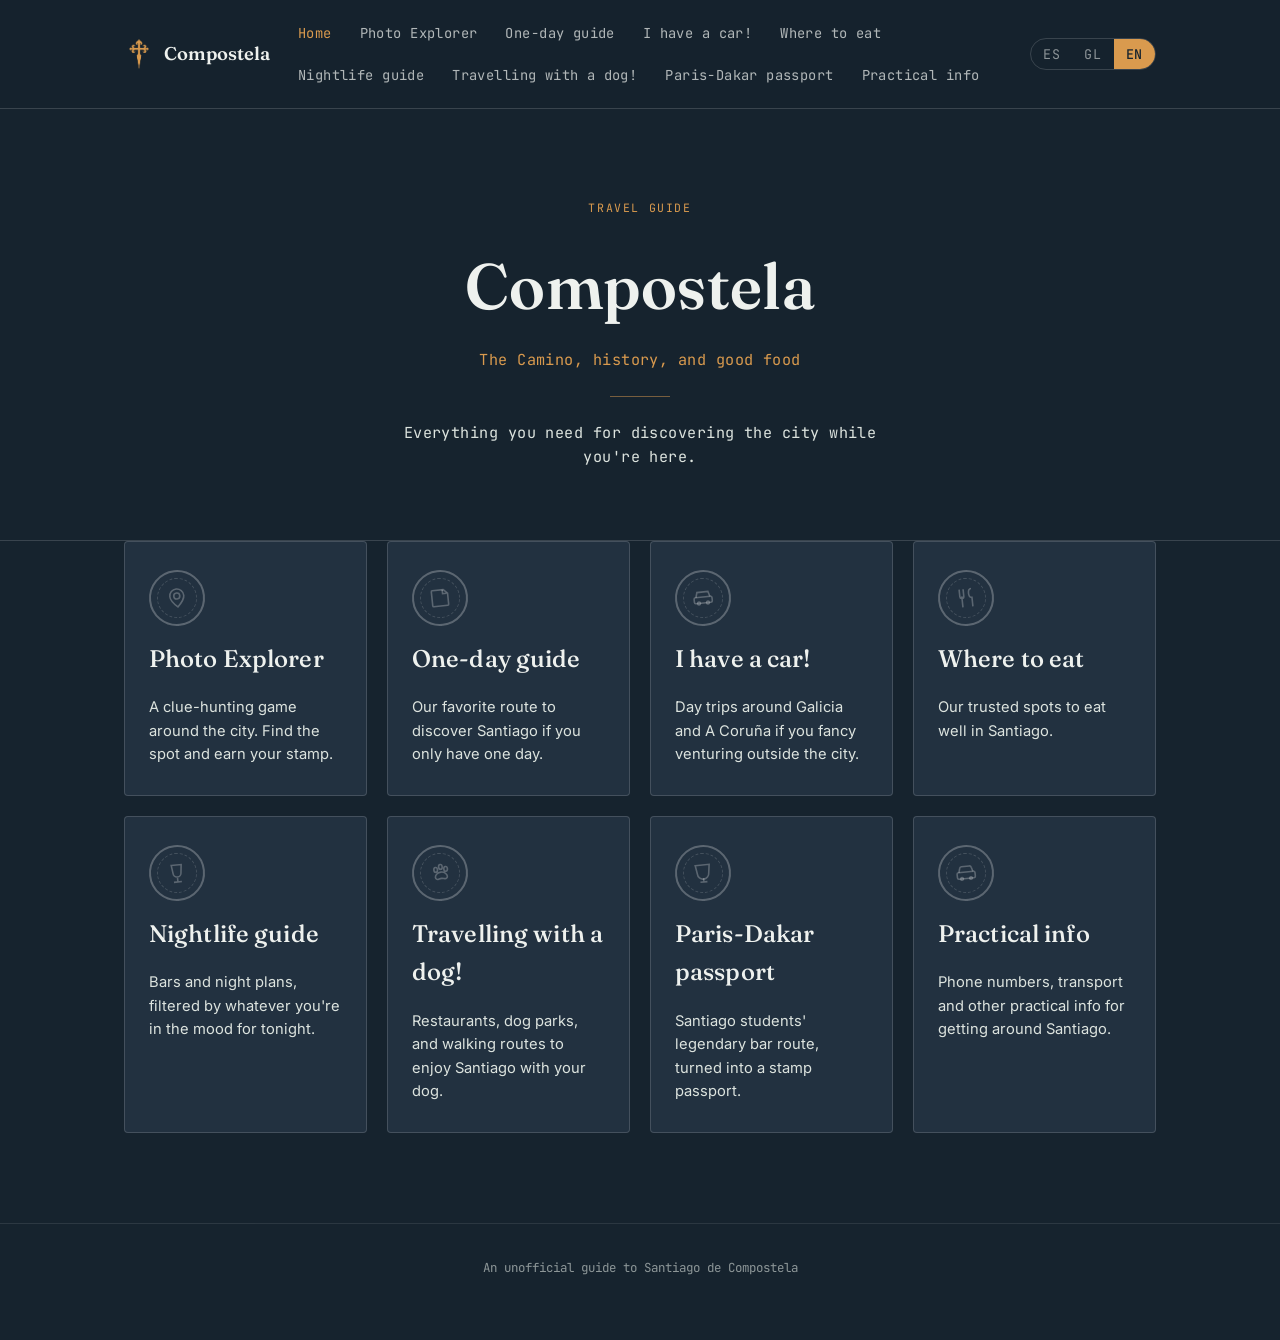
<file: index.html>
<!DOCTYPE html>
<html lang="es">
<head>
<meta charset="UTF-8">
<meta name="viewport" content="width=device-width, initial-scale=1.0">
<title>Compostela — Guía no oficial de Santiago de Compostela</title>
<link rel="icon" type="image/x-icon" href="images/favicon/favicon.ico">
<link rel="icon" type="image/png" sizes="32x32" href="images/favicon/favicon-32.png">
<link rel="icon" type="image/png" sizes="192x192" href="images/favicon/favicon-192.png">
<link rel="apple-touch-icon" sizes="180x180" href="images/favicon/apple-touch-icon.png">

<meta property="og:type" content="website">
<meta property="og:title" content="Compostela — Guía no oficial de Santiago de Compostela">
<meta property="og:description" content="Guías, un juego de pistas por la ciudad, dónde comer y salir, y mucho más para descubrir Santiago de Compostela.">
<meta property="og:image" content="images/social-preview.png">

<meta name="twitter:card" content="summary_large_image">
<meta name="twitter:image" content="images/social-preview.png">
<!-- Analítica anónima y agregada (sin cookies, sin identificar a nadie). Panel: cloud.umami.is -->
<script defer src="https://cloud.umami.is/script.js" data-website-id="01a8e9a5-37d9-45f7-b84c-47a6871a5ffc"></script>
<link rel="stylesheet" href="css/style.css">
</head>
<body>

<nav class="topnav">
  <div class="topnav-inner">
    <a href="index.html" class="brand">
      <span class="stamp-icon">
        <img src="images/favicon/nav-cross.png" alt="" style="width:100%;height:100%;object-fit:contain;">
      </span>
      Compostela
    </a>
    <button class="nav-toggle" id="nav-toggle" aria-label="Menu" aria-expanded="false">
      <svg class="icon-menu" viewBox="0 0 24 24" stroke="currentColor" stroke-width="1.8" fill="none" stroke-linecap="round"><line x1="3" y1="6" x2="21" y2="6"/><line x1="3" y1="12" x2="21" y2="12"/><line x1="3" y1="18" x2="21" y2="18"/></svg>
      <svg class="icon-close" viewBox="0 0 24 24" stroke="currentColor" stroke-width="1.8" fill="none" stroke-linecap="round"><line x1="6" y1="6" x2="18" y2="18"/><line x1="6" y1="18" x2="18" y2="6"/></svg>
    </button>
    <div class="nav-links" id="nav-links">
      <a href="index.html" class="active" data-i18n="nav_home">Inicio</a>
      <a href="foto-explorer.html" data-i18n="nav_photo">Foto Explorer</a>
      <a href="que-ver.html" data-i18n="nav_ver">Qué ver en un día</a>
      <a href="tengo-coche.html" data-i18n="nav_coche">¡Tengo coche!</a>
      <a href="comer.html" data-i18n="nav_comer">Dónde comer</a>
      <a href="salir.html" data-i18n="nav_salir">¿Por dónde salir?</a>
      <a href="voy-con-un-perro.html" data-i18n="nav_perro">¡Voy con un perro!</a>
      <a href="fiestas.html" data-i18n="nav_fiestas">Fiestas del Apóstol</a>
      <a href="paris-dakar.html" data-i18n="nav_parisdakar">Pasaporte París-Dakar</a>
      <a href="datos-interes.html" data-i18n="nav_datos">Datos de interés</a>
    </div>
    <div class="lang-toggle">
      <button data-lang-btn="es">ES</button>
      <button data-lang-btn="gl">GL</button>
      <button data-lang-btn="en">EN</button>
    </div>
  </div>
</nav>

<header class="hero">
  <div class="container">
    <span class="eyebrow" data-i18n="hero_eyebrow">Guía de viaje</span>
    <h1>Compostela</h1>
    <p class="hero-sub" style="font-family:var(--font-mono);color:var(--gold);margin-bottom:6px;" data-i18n="hero_date">Santiago de Compostela</p>
    <div class="divider"></div>
    <p class="hero-sub" data-i18n="hero_sub">Todo lo que necesitas para descubrir la ciudad a tu ritmo: juegos, rutas, dónde comer y salir, y mucho más.</p>
  </div>
</header>

<section class="section-nav-grid">
  <a href="foto-explorer.html" class="section-nav-card">
    <span class="stamp stamp-locked">
      <svg viewBox="0 0 24 24" stroke-width="1.6"><circle cx="12" cy="10" r="3"/><path d="M12 21s7-6.5 7-11a7 7 0 10-14 0c0 4.5 7 11 7 11z"/></svg>
    </span>
    <h3 data-i18n="home_photo_title">Foto Explorer</h3>
    <p data-i18n="home_photo_desc">Un juego de pistas por la ciudad. Encuentra el lugar y consigue tu sello.</p>
  </a>

  <a href="que-ver.html" class="section-nav-card">
    <span class="stamp stamp-locked">
      <svg viewBox="0 0 24 24" stroke-width="1.6"><path d="M4 19V5a1 1 0 011-1h11l4 4v11a1 1 0 01-1 1H5a1 1 0 01-1-1z"/><path d="M15 4v4h4"/></svg>
    </span>
    <h3 data-i18n="home_ver_title">Qué ver en un día</h3>
    <p data-i18n="home_ver_desc">Nuestra ruta favorita para descubrir Santiago si solo tienes un día.</p>
  </a>

  <a href="tengo-coche.html" class="section-nav-card">
    <span class="stamp stamp-locked">
      <svg viewBox="0 0 24 24" stroke-width="1.6"><path d="M5 11l1.5-5h11L19 11"/><rect x="3" y="11" width="18" height="6" rx="1.5"/><circle cx="7.5" cy="17" r="1.4"/><circle cx="16.5" cy="17" r="1.4"/></svg>
    </span>
    <h3 data-i18n="home_coche_title">¡Tengo coche!</h3>
    <p data-i18n="home_coche_desc">Escapadas por Galicia y A Coruña si te quieres alejar un poco de la ciudad.</p>
  </a>

  <a href="comer.html" class="section-nav-card">
    <span class="stamp stamp-locked">
      <svg viewBox="0 0 24 24" stroke-width="1.6"><path d="M6 3v7a2 2 0 004 0V3M8 10v11"/><path d="M18 3c-1.6 0-3 1.6-3 4.5S16.4 12 18 12v9"/></svg>
    </span>
    <h3 data-i18n="home_comer_title">Dónde comer</h3>
    <p data-i18n="home_comer_desc">Nuestros sitios de confianza para comer bien en Santiago.</p>
  </a>

  <a href="salir.html" class="section-nav-card">
    <span class="stamp stamp-locked">
      <svg viewBox="0 0 24 24" stroke-width="1.6"><path d="M8 21h8M12 17v4M7 4h10l-1 8a4 4 0 01-8 0L7 4z"/></svg>
    </span>
    <h3 data-i18n="home_salir_title">¿Por dónde salir?</h3>
    <p data-i18n="home_salir_desc">Bares y planes nocturnos, filtrados por lo que te apetezca esta noche.</p>
  </a>

  <a href="voy-con-un-perro.html" class="section-nav-card">
    <span class="stamp stamp-locked">
      <svg viewBox="0 0 24 24" stroke-width="1.6" fill="currentColor" stroke="none"><ellipse cx="8" cy="8.5" rx="1.8" ry="2.4"/><ellipse cx="13" cy="6" rx="1.8" ry="2.4"/><ellipse cx="18" cy="8.5" rx="1.8" ry="2.4"/><path d="M13 11.2c-3.3 0-6 2.3-6 4.7 0 1.5 1.3 2.6 2.9 2.2 1-.25 2-.6 3.1-.6s2.1.35 3.1.6c1.6.4 2.9-.7 2.9-2.2 0-2.4-2.7-4.7-6-4.7z"/></svg>
    </span>
    <h3 data-i18n="home_perro_title">¡Voy con un perro!</h3>
    <p data-i18n="home_perro_desc">Restaurantes, parques caninos y rutas de paseo para disfrutar de Santiago con tu perro.</p>
  </a>

  <a href="fiestas.html" class="section-nav-card" id="fiestas-nav-card">
    <span class="stamp stamp-locked">
      <svg viewBox="0 0 24 24" stroke-width="1.6"><path d="M12 3v4M6.5 6.5l2 2M17.5 6.5l-2 2M4 14l3.2-.6M20 14l-3.2-.6"/><path d="M12 10v4M9.5 12.3l1.5 1.7 1.5-1.7"/><path d="M6 20c1.7-1.3 3.7-1.3 6 0s4.3 1.3 6 0"/></svg>
    </span>
    <h3 data-i18n="home_fiestas_title">Fiestas del Apóstol</h3>
    <p data-i18n="home_fiestas_desc">El programa oficial de las fiestas patronales, del 22 al 31 de julio.</p>
  </a>

  <a href="paris-dakar.html" class="section-nav-card">
    <span class="stamp stamp-locked">
      <svg viewBox="0 0 24 24" stroke-width="1.6"><path d="M5 4h14l-1.3 8.5a5.7 5.7 0 01-11.4 0L5 4z"/><path d="M12 17v4M8.5 21h7"/></svg>
    </span>
    <h3 data-i18n="home_parisdakar_title">Pasaporte París-Dakar</h3>
    <p data-i18n="home_parisdakar_desc">La mítica ruta de bares de los estudiantes compostelanos, convertida en pasaporte de sellos.</p>
  </a>

  <a href="datos-interes.html" class="section-nav-card">
    <span class="stamp stamp-locked">
      <svg viewBox="0 0 24 24" stroke-width="1.6"><path d="M5 11l1.2-4.2A2 2 0 018.1 5.3h7.8a2 2 0 011.9 1.5L19 11"/><rect x="3" y="11" width="18" height="6.5" rx="1.5"/><circle cx="7.5" cy="17.5" r="1.3"/><circle cx="16.5" cy="17.5" r="1.3"/></svg>
    </span>
    <h3 data-i18n="home_datos_title">Datos de interés</h3>
    <p data-i18n="home_datos_desc">Teléfonos, transporte y otra información práctica para el día a día en Santiago.</p>
  </a>
</section>

<footer class="site-footer">
  <p data-i18n="footer_text">Guía no oficial de Santiago de Compostela</p>
</footer>

<script src="js/i18n.js"></script>
<script src="js/data.js"></script>
<script>
  document.addEventListener("DOMContentLoaded", () => {
    const card = document.getElementById("fiestas-nav-card");
    if (!card || typeof FIESTAS_ITEMS === "undefined") return;
    const now = new Date();
    const todayIso = `${now.getFullYear()}-${String(now.getMonth() + 1).padStart(2, "0")}-${String(now.getDate()).padStart(2, "0")}`;
    const anyUpcoming = FIESTAS_ITEMS.some((item) => !item.isoDate || item.isoDate >= todayIso);
    if (!anyUpcoming) card.style.display = "none";
  });
</script>
</body>
</html>
</file>
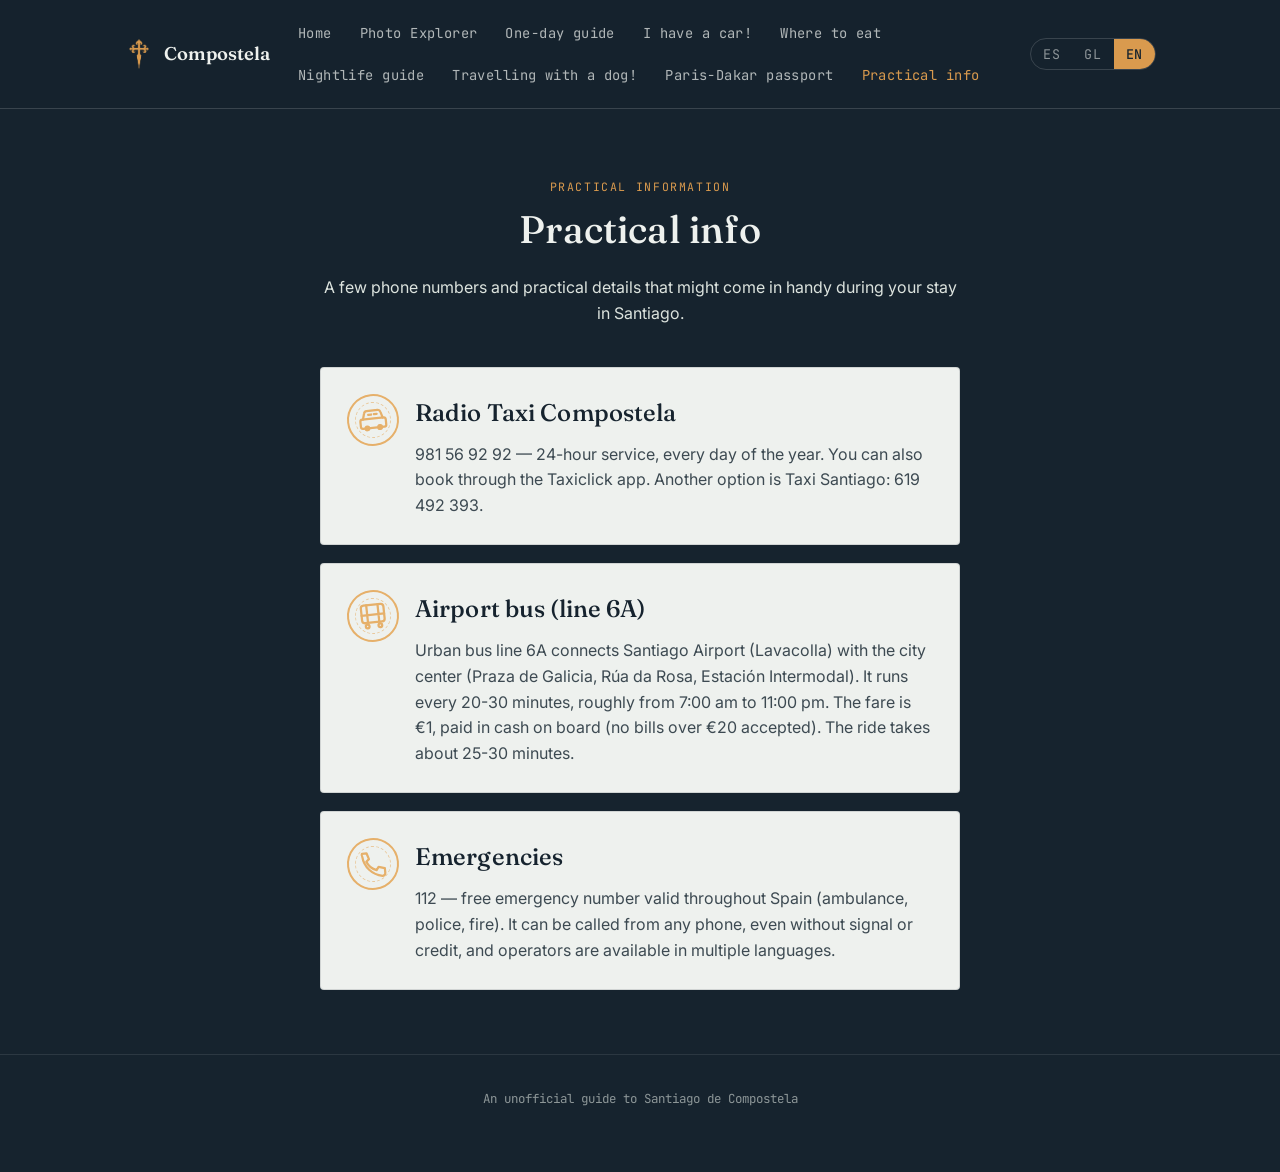
<file: datos-interes.html>
<!DOCTYPE html>
<html lang="es">
<head>
<meta charset="UTF-8">
<meta name="viewport" content="width=device-width, initial-scale=1.0">
<title>Datos de interés — Guía de Santiago de Compostela</title>
<link rel="icon" type="image/x-icon" href="images/favicon/favicon.ico">
<link rel="icon" type="image/png" sizes="32x32" href="images/favicon/favicon-32.png">
<link rel="icon" type="image/png" sizes="192x192" href="images/favicon/favicon-192.png">
<link rel="apple-touch-icon" sizes="180x180" href="images/favicon/apple-touch-icon.png">

<meta property="og:type" content="website">
<meta property="og:title" content="Compostela — Guía no oficial de Santiago de Compostela">
<meta property="og:description" content="Guías, un juego de pistas por la ciudad, dónde comer y salir, y mucho más para descubrir Santiago de Compostela.">
<meta property="og:image" content="images/social-preview.png">

<meta name="twitter:card" content="summary_large_image">
<meta name="twitter:image" content="images/social-preview.png">
<!-- Analítica anónima y agregada (sin cookies, sin identificar a nadie). Panel: cloud.umami.is -->
<script defer src="https://cloud.umami.is/script.js" data-website-id="01a8e9a5-37d9-45f7-b84c-47a6871a5ffc"></script>
<link rel="stylesheet" href="css/style.css">
</head>
<body>

<nav class="topnav">
  <div class="topnav-inner">
    <a href="index.html" class="brand">
      <span class="stamp-icon">
        <img src="images/favicon/nav-cross.png" alt="" style="width:100%;height:100%;object-fit:contain;">
      </span>
      Compostela
    </a>
    <button class="nav-toggle" id="nav-toggle" aria-label="Menu" aria-expanded="false">
      <svg class="icon-menu" viewBox="0 0 24 24" stroke="currentColor" stroke-width="1.8" fill="none" stroke-linecap="round"><line x1="3" y1="6" x2="21" y2="6"/><line x1="3" y1="12" x2="21" y2="12"/><line x1="3" y1="18" x2="21" y2="18"/></svg>
      <svg class="icon-close" viewBox="0 0 24 24" stroke="currentColor" stroke-width="1.8" fill="none" stroke-linecap="round"><line x1="6" y1="6" x2="18" y2="18"/><line x1="6" y1="18" x2="18" y2="6"/></svg>
    </button>
    <div class="nav-links" id="nav-links">
      <a href="index.html" data-i18n="nav_home">Inicio</a>
      <a href="foto-explorer.html" data-i18n="nav_photo">Foto Explorer</a>
      <a href="que-ver.html" data-i18n="nav_ver">Qué ver en un día</a>
      <a href="tengo-coche.html" data-i18n="nav_coche">¡Tengo coche!</a>
      <a href="comer.html" data-i18n="nav_comer">Dónde comer</a>
      <a href="salir.html" data-i18n="nav_salir">¿Por dónde salir?</a>
      <a href="voy-con-un-perro.html" data-i18n="nav_perro">¡Voy con un perro!</a>
      <a href="fiestas.html" data-i18n="nav_fiestas">Fiestas del Apóstol</a>
      <a href="paris-dakar.html" data-i18n="nav_parisdakar">Pasaporte París-Dakar</a>
      <a href="datos-interes.html" class="active" data-i18n="nav_datos">Datos de interés</a>
    </div>
    <div class="lang-toggle">
      <button data-lang-btn="es">ES</button>
      <button data-lang-btn="gl">GL</button>
      <button data-lang-btn="en">EN</button>
    </div>
  </div>
</nav>

<section class="section">
  <div class="section-head">
    <span class="eyebrow" data-i18n="eyebrow_datos">Datos de interés</span>
    <h2 data-i18n="page_datos_title">Datos de interés</h2>
    <p data-i18n="page_datos_sub">Algunos teléfonos y datos prácticos que pueden venir bien durante vuestra estancia en Santiago.</p>
  </div>

  <div class="container">
    <div style="max-width:640px;margin:0 auto;display:flex;flex-direction:column;gap:18px;" id="datos-interes-list"></div>
  </div>
</section>

<footer class="site-footer">
  <p data-i18n="footer_text">Guía no oficial de Santiago de Compostela</p>
</footer>

<script src="js/i18n.js"></script>
<script src="js/data.js"></script>
<script src="js/icons.js"></script>
<script src="js/main.js"></script>
</body>
</html>
</file>
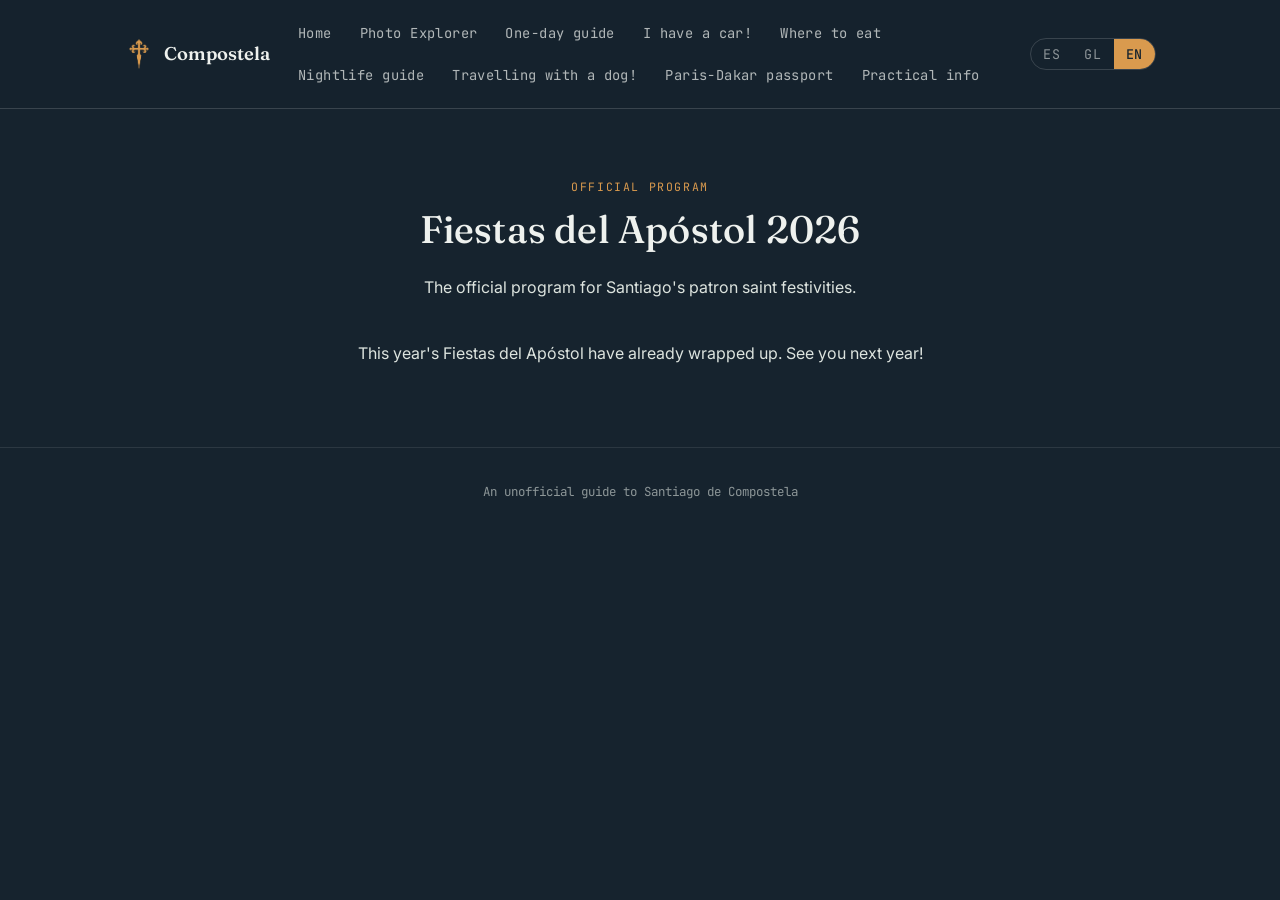
<file: fiestas.html>
<!DOCTYPE html>
<html lang="es">
<head>
<meta charset="UTF-8">
<meta name="viewport" content="width=device-width, initial-scale=1.0">
<title>Fiestas del Apóstol — Guía de Santiago de Compostela</title>
<link rel="icon" type="image/x-icon" href="images/favicon/favicon.ico">
<link rel="icon" type="image/png" sizes="32x32" href="images/favicon/favicon-32.png">
<link rel="icon" type="image/png" sizes="192x192" href="images/favicon/favicon-192.png">
<link rel="apple-touch-icon" sizes="180x180" href="images/favicon/apple-touch-icon.png">

<meta property="og:type" content="website">
<meta property="og:title" content="Compostela — Guía no oficial de Santiago de Compostela">
<meta property="og:description" content="Guías, un juego de pistas por la ciudad, dónde comer y salir, y mucho más para descubrir Santiago de Compostela.">
<meta property="og:image" content="images/social-preview.png">

<meta name="twitter:card" content="summary_large_image">
<meta name="twitter:image" content="images/social-preview.png">
<!-- Analítica anónima y agregada (sin cookies, sin identificar a nadie). Panel: cloud.umami.is -->
<script defer src="https://cloud.umami.is/script.js" data-website-id="01a8e9a5-37d9-45f7-b84c-47a6871a5ffc"></script>
<link rel="stylesheet" href="css/style.css">
</head>
<body>

<nav class="topnav">
  <div class="topnav-inner">
    <a href="index.html" class="brand">
      <span class="stamp-icon">
        <img src="images/favicon/nav-cross.png" alt="" style="width:100%;height:100%;object-fit:contain;">
      </span>
      Compostela
    </a>
    <button class="nav-toggle" id="nav-toggle" aria-label="Menu" aria-expanded="false">
      <svg class="icon-menu" viewBox="0 0 24 24" stroke="currentColor" stroke-width="1.8" fill="none" stroke-linecap="round"><line x1="3" y1="6" x2="21" y2="6"/><line x1="3" y1="12" x2="21" y2="12"/><line x1="3" y1="18" x2="21" y2="18"/></svg>
      <svg class="icon-close" viewBox="0 0 24 24" stroke="currentColor" stroke-width="1.8" fill="none" stroke-linecap="round"><line x1="6" y1="6" x2="18" y2="18"/><line x1="6" y1="18" x2="18" y2="6"/></svg>
    </button>
    <div class="nav-links" id="nav-links">
      <a href="index.html" data-i18n="nav_home">Inicio</a>
      <a href="foto-explorer.html" data-i18n="nav_photo">Foto Explorer</a>
      <a href="que-ver.html" data-i18n="nav_ver">Qué ver en un día</a>
      <a href="tengo-coche.html" data-i18n="nav_coche">¡Tengo coche!</a>
      <a href="comer.html" data-i18n="nav_comer">Dónde comer</a>
      <a href="salir.html" data-i18n="nav_salir">¿Por dónde salir?</a>
      <a href="voy-con-un-perro.html" data-i18n="nav_perro">¡Voy con un perro!</a>
      <a href="fiestas.html" class="active" data-i18n="nav_fiestas">Fiestas del Apóstol</a>
      <a href="paris-dakar.html" data-i18n="nav_parisdakar">Pasaporte París-Dakar</a>
      <a href="datos-interes.html" data-i18n="nav_datos">Datos de interés</a>
    </div>
    <div class="lang-toggle">
      <button data-lang-btn="es">ES</button>
      <button data-lang-btn="gl">GL</button>
      <button data-lang-btn="en">EN</button>
    </div>
  </div>
</nav>

<section class="section">
  <div class="section-head">
    <span class="eyebrow" data-i18n="eyebrow_fiestas">Fiestas del Apóstol</span>
    <h2 data-i18n="page_fiestas_title">Fiestas del Apóstol 2026</h2>
    <p data-i18n="page_fiestas_sub">El programa oficial de las fiestas patronales de Santiago, del 22 al 31 de julio de 2026.</p>
  </div>

  <div class="container">
    <div id="fiestas-list" style="max-width:760px;margin:0 auto;display:flex;flex-direction:column;gap:18px;"></div>
  </div>
</section>

<footer class="site-footer">
  <p data-i18n="footer_text">Guía no oficial de Santiago de Compostela</p>
</footer>

<script src="js/i18n.js"></script>
<script src="js/data.js"></script>
<script src="js/icons.js"></script>
<script src="js/fiestas.js"></script>
</body>
</html>
</file>
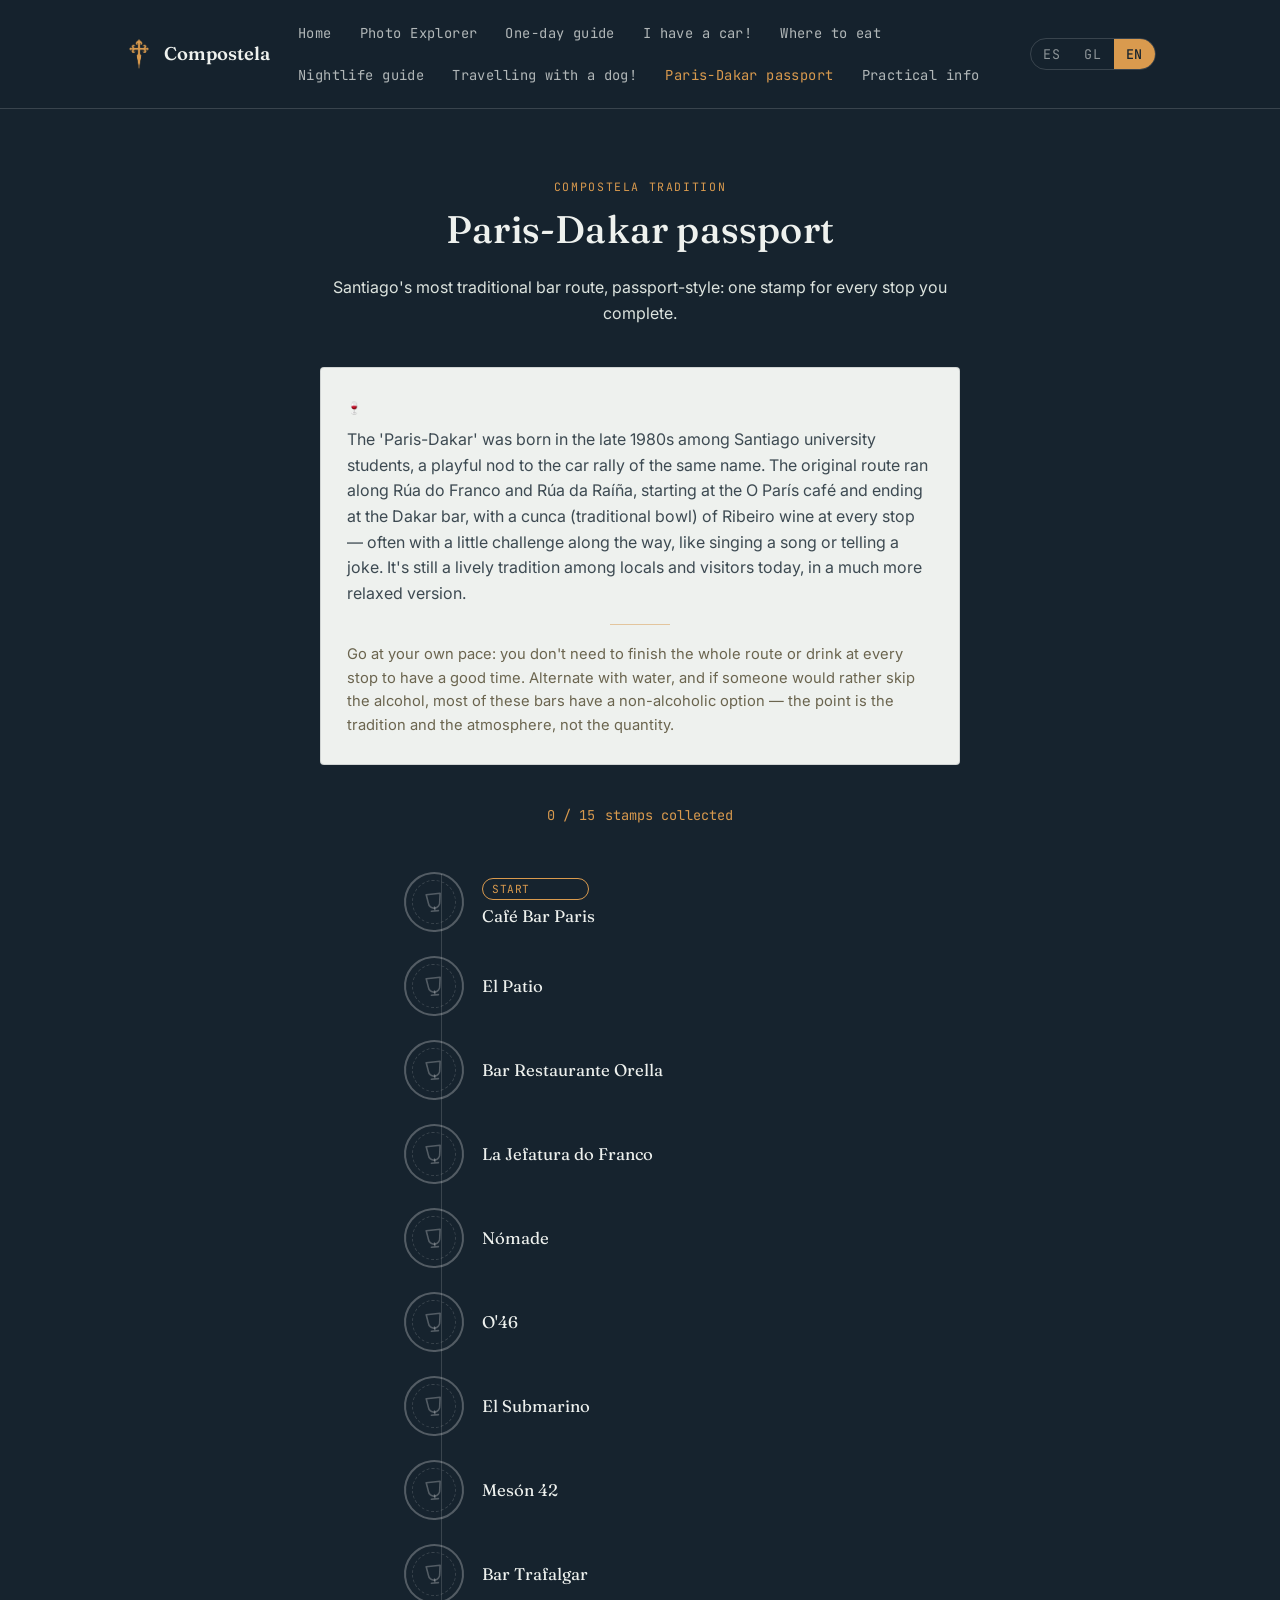
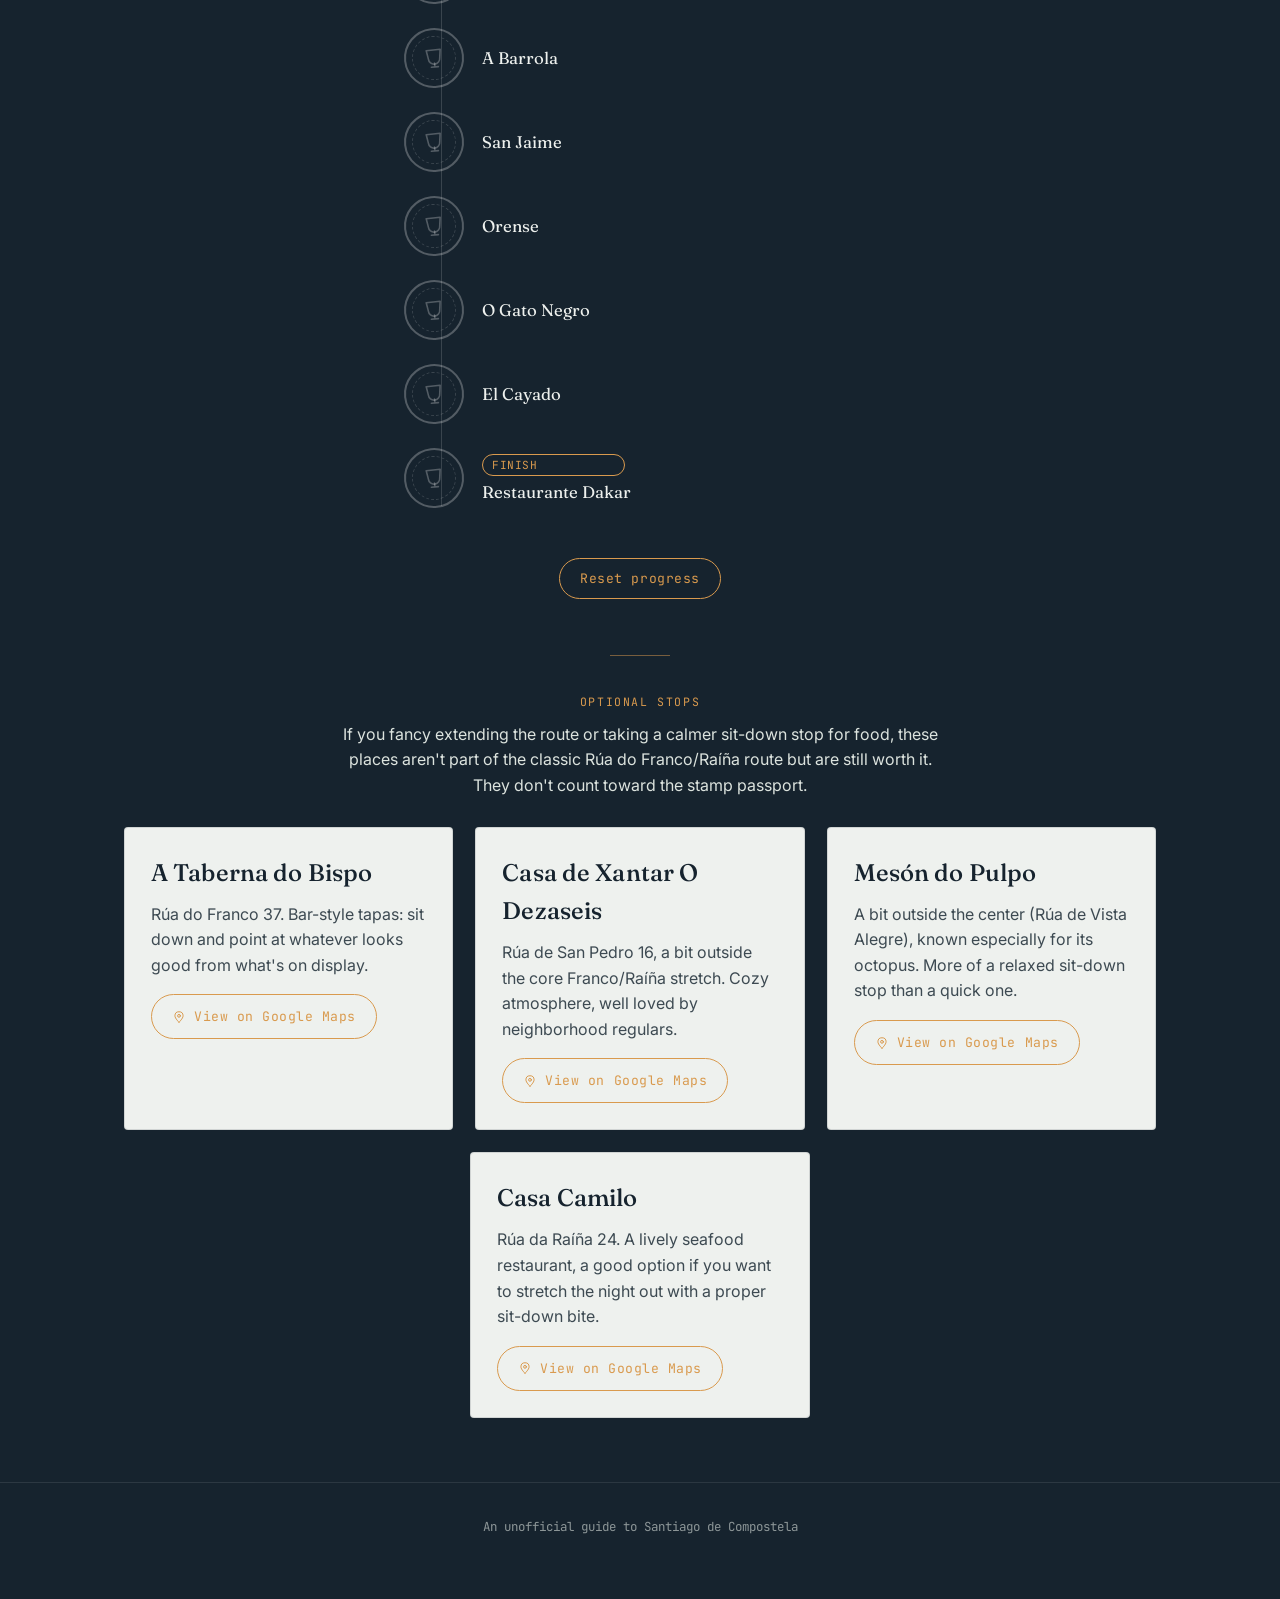
<file: paris-dakar.html>
<!DOCTYPE html>
<html lang="es">
<head>
<meta charset="UTF-8">
<meta name="viewport" content="width=device-width, initial-scale=1.0">
<title>Pasaporte París-Dakar — Guía de Santiago de Compostela</title>
<link rel="icon" type="image/x-icon" href="images/favicon/favicon.ico">
<link rel="icon" type="image/png" sizes="32x32" href="images/favicon/favicon-32.png">
<link rel="icon" type="image/png" sizes="192x192" href="images/favicon/favicon-192.png">
<link rel="apple-touch-icon" sizes="180x180" href="images/favicon/apple-touch-icon.png">

<meta property="og:type" content="website">
<meta property="og:title" content="Compostela — Guía no oficial de Santiago de Compostela">
<meta property="og:description" content="Guías, un juego de pistas por la ciudad, dónde comer y salir, y mucho más para descubrir Santiago de Compostela.">
<meta property="og:image" content="images/social-preview.png">

<meta name="twitter:card" content="summary_large_image">
<meta name="twitter:image" content="images/social-preview.png">
<!-- Analítica anónima y agregada (sin cookies, sin identificar a nadie). Panel: cloud.umami.is -->
<script defer src="https://cloud.umami.is/script.js" data-website-id="01a8e9a5-37d9-45f7-b84c-47a6871a5ffc"></script>
<link rel="stylesheet" href="css/style.css">
</head>
<body>

<nav class="topnav">
  <div class="topnav-inner">
    <a href="index.html" class="brand">
      <span class="stamp-icon">
        <img src="images/favicon/nav-cross.png" alt="" style="width:100%;height:100%;object-fit:contain;">
      </span>
      Compostela
    </a>
    <button class="nav-toggle" id="nav-toggle" aria-label="Menu" aria-expanded="false">
      <svg class="icon-menu" viewBox="0 0 24 24" stroke="currentColor" stroke-width="1.8" fill="none" stroke-linecap="round"><line x1="3" y1="6" x2="21" y2="6"/><line x1="3" y1="12" x2="21" y2="12"/><line x1="3" y1="18" x2="21" y2="18"/></svg>
      <svg class="icon-close" viewBox="0 0 24 24" stroke="currentColor" stroke-width="1.8" fill="none" stroke-linecap="round"><line x1="6" y1="6" x2="18" y2="18"/><line x1="6" y1="18" x2="18" y2="6"/></svg>
    </button>
    <div class="nav-links" id="nav-links">
      <a href="index.html" data-i18n="nav_home">Inicio</a>
      <a href="foto-explorer.html" data-i18n="nav_photo">Foto Explorer</a>
      <a href="que-ver.html" data-i18n="nav_ver">Qué ver en un día</a>
      <a href="tengo-coche.html" data-i18n="nav_coche">¡Tengo coche!</a>
      <a href="comer.html" data-i18n="nav_comer">Dónde comer</a>
      <a href="salir.html" data-i18n="nav_salir">¿Por dónde salir?</a>
      <a href="voy-con-un-perro.html" data-i18n="nav_perro">¡Voy con un perro!</a>
      <a href="fiestas.html" data-i18n="nav_fiestas">Fiestas del Apóstol</a>
      <a href="paris-dakar.html" class="active" data-i18n="nav_parisdakar">Pasaporte París-Dakar</a>
      <a href="datos-interes.html" data-i18n="nav_datos">Datos de interés</a>
    </div>
    <div class="lang-toggle">
      <button data-lang-btn="es">ES</button>
      <button data-lang-btn="gl">GL</button>
      <button data-lang-btn="en">EN</button>
    </div>
  </div>
</nav>

<section class="section">
  <div class="section-head">
    <span class="eyebrow" data-i18n="eyebrow_parisdakar">Pasaporte París-Dakar</span>
    <h2 data-i18n="page_parisdakar_title">Pasaporte París-Dakar</h2>
    <p data-i18n="page_parisdakar_sub">La ruta de bares más tradicional de Santiago, con formato de credencial: un sello por cada parada superada.</p>
  </div>

  <div class="container">
    <div class="card" style="max-width:640px;margin:0 auto 40px;">
      <span class="eyebrow" style="color:var(--rust)">🍷</span>
      <p data-i18n="parisdakar_history" style="margin-top:8px;">El «París-Dakar» nació a finales de los años 80...</p>
      <div class="divider" style="margin:18px auto;"></div>
      <p data-i18n="parisdakar_moderation" style="margin-bottom:0;font-size:0.92rem;color:#6b654f;">Ve a tu ritmo...</p>
    </div>

    <div class="progress-bar-row">
      <span id="pd-progress-count">0 / 0</span>
      <span data-i18n="parisdakar_progress">sellos conseguidos</span>
    </div>

    <div class="pd-route" id="pd-route"></div>

    <div id="pd-complete-banner">
      <div class="card" style="border-color:var(--gold);display:inline-block;">
        <span class="eyebrow" data-i18n="parisdakar_complete_title">¡Ruta completada!</span>
        <p data-i18n="parisdakar_complete_text" style="margin-top:8px;margin-bottom:0;">Habéis llegado al Dakar.</p>
      </div>
    </div>

    <div style="text-align:center;margin-top:40px;">
      <button class="btn" id="pd-reset-btn" data-i18n="photo_reset">Reiniciar progreso</button>
    </div>

    <div class="divider" style="margin:56px auto 32px;"></div>

    <div class="section-head" style="margin-bottom:28px;">
      <span class="eyebrow" data-i18n="parisdakar_optional_title">Paradas opcionales</span>
      <p data-i18n="parisdakar_optional_sub" style="max-width:600px;margin:8px auto 0;">Si os apetece alargar la ruta...</p>
    </div>
    <div class="grid" id="pd-optional-list"></div>
  </div>
</section>

<div class="modal-overlay" id="pd-modal">
  <div class="modal-box">
    <button class="modal-close" id="pd-modal-close" aria-label="Close">&times;</button>
    <div id="pd-modal-body"></div>
  </div>
</div>

<footer class="site-footer">
  <p data-i18n="footer_text">Guía no oficial de Santiago de Compostela</p>
</footer>

<script src="js/i18n.js"></script>
<script src="js/data.js"></script>
<script src="js/icons.js"></script>
<script src="js/paris-dakar.js"></script>
</body>
</html>
</file>
<file: css/style.css>
/* ==========================================================================
   Niall & Javi — Santiago de Compostela, 1 agosto 2026
   Design system: "Credencial del Peregrino" (pilgrim's passport)
   ========================================================================== */

@import url('https://fonts.googleapis.com/css2?family=Fraunces:ital,opsz,wght@0,9..144,400;0,9..144,500;0,9..144,600;1,9..144,500&family=Inter:wght@400;500;600&family=JetBrains+Mono:wght@400;500&display=swap');

:root {
  /* Color tokens — "Noite Atlántica" palette (distinct from the wedding site) */
  --stone-dark: #16232e;      /* deep Atlantic navy — primary background */
  --stone-mid: #223140;       /* lifted panels on dark */
  --parchment: #eef1ee;       /* cool paper */
  --parchment-dim: #dce3de;
  --gold: #d99a4e;            /* warm copper — primary accent */
  --gold-bright: #e6b06a;
  --moss: #3f7d78;            /* teal — secondary accent */
  --rust: #c1503a;            /* coral-red — CTA / highlight only */
  --ink: #16232e;             /* dark text on light */
  --cream-text: #eef1ee;      /* light text on dark */
  --line: rgba(238, 241, 238, 0.16);
  --line-dark: rgba(22, 35, 46, 0.14);

  --font-display: 'Fraunces', serif;
  --font-body: 'Inter', sans-serif;
  --font-mono: 'JetBrains Mono', monospace;

  --radius: 4px;
  --max-width: 1080px;
}

* { box-sizing: border-box; -webkit-tap-highlight-color: transparent; }

button, a, .photo-tile, .filter-pill { touch-action: manipulation; }

html { scroll-behavior: smooth; }

@media (prefers-reduced-motion: reduce) {
  html { scroll-behavior: auto; }
  * { animation-duration: 0.01ms !important; transition-duration: 0.01ms !important; }
}

body {
  margin: 0;
  background: var(--stone-dark);
  color: var(--cream-text);
  font-family: var(--font-body);
  font-size: 16px;
  line-height: 1.6;
  -webkit-font-smoothing: antialiased;
}

/* Faint scallop-fan watermark, used sparingly */
.shell-mark {
  position: absolute;
  pointer-events: none;
  opacity: 0.06;
  z-index: 0;
}

a { color: inherit; }

img { max-width: 100%; display: block; }

h1, h2, h3, h4 {
  font-family: var(--font-display);
  font-weight: 500;
  margin: 0 0 0.4em;
  letter-spacing: 0.005em;
}

h1 { font-size: clamp(2.4rem, 5vw, 4.2rem); font-weight: 600; }
h2 { font-size: clamp(1.7rem, 3vw, 2.4rem); }
h3 { font-size: clamp(1.2rem, 2vw, 1.5rem); }

p { margin: 0 0 1em; }

.eyebrow {
  font-family: var(--font-mono);
  text-transform: uppercase;
  letter-spacing: 0.14em;
  font-size: 0.72rem;
  color: var(--gold);
}

.container {
  max-width: var(--max-width);
  margin: 0 auto;
  padding: 0 24px;
  position: relative;
  z-index: 1;
}

/* ---------- Top nav ---------- */
.topnav {
  position: sticky;
  top: 0;
  z-index: 50;
  background: rgba(22, 35, 46, 0.92);
  backdrop-filter: blur(6px);
  border-bottom: 1px solid var(--line);
}

.topnav-inner {
  max-width: var(--max-width);
  margin: 0 auto;
  padding: 14px 24px;
  display: flex;
  align-items: center;
  justify-content: space-between;
  gap: 16px;
}

.brand {
  font-family: var(--font-display);
  font-size: 1.15rem;
  font-weight: 600;
  text-decoration: none;
  color: var(--parchment);
  display: flex;
  align-items: center;
  gap: 10px;
}

.brand .stamp-icon { width: 30px; height: 30px; flex-shrink: 0; }

.nav-links {
  display: flex;
  gap: 4px;
  align-items: center;
  flex-wrap: wrap;
}

.nav-links a {
  text-decoration: none;
  font-size: 0.86rem;
  font-family: var(--font-mono);
  letter-spacing: 0.03em;
  color: var(--cream-text);
  opacity: 0.72;
  padding: 8px 12px;
  border-radius: var(--radius);
  transition: opacity 0.2s, background 0.2s;
  white-space: nowrap;
}

.nav-links a:hover { opacity: 1; background: rgba(238,241,238,0.06); }
.nav-links a.active { opacity: 1; color: var(--gold); }

.lang-toggle {
  display: flex;
  border: 1px solid var(--line);
  border-radius: 20px;
  overflow: hidden;
  font-family: var(--font-mono);
  font-size: 0.75rem;
  flex-shrink: 0;
}

/* Hamburger button — hidden on desktop, shown only on mobile */
.nav-toggle {
  display: none;
  background: transparent;
  border: none;
  color: var(--parchment);
  cursor: pointer;
  padding: 8px;
  order: 3;
}

.nav-toggle svg { width: 24px; height: 24px; display: block; }
.nav-toggle .icon-close { display: none; }
.nav-toggle.open .icon-menu { display: none; }
.nav-toggle.open .icon-close { display: block; }

.lang-toggle button {
  background: transparent;
  border: none;
  color: var(--cream-text);
  padding: 6px 12px;
  cursor: pointer;
  opacity: 0.55;
  font-family: var(--font-mono);
  letter-spacing: 0.05em;
  transition: all 0.2s;
}

.lang-toggle button.active {
  background: var(--gold);
  color: var(--stone-dark);
  opacity: 1;
  font-weight: 500;
}

/* ---------- Hero ---------- */
.hero {
  position: relative;
  padding: 90px 24px 70px;
  text-align: center;
  overflow: hidden;
  border-bottom: 1px solid var(--line);
}

.hero .eyebrow { display: block; margin-bottom: 18px; }

.hero h1 { margin-bottom: 10px; }

.hero .names-sep {
  color: var(--gold);
  font-style: italic;
  font-family: var(--font-display);
  padding: 0 0.25em;
}

.hero-sub {
  font-family: var(--font-mono);
  font-size: 0.95rem;
  color: var(--parchment-dim);
  letter-spacing: 0.03em;
  max-width: 480px;
  margin: 0 auto;
}

/* ---------- Stamp badge (signature element) ---------- */
.stamp {
  --stamp-color: var(--gold);
  display: inline-flex;
  align-items: center;
  justify-content: center;
  width: 84px;
  height: 84px;
  border-radius: 50%;
  border: 2px solid var(--stamp-color);
  position: relative;
  transform: rotate(-6deg);
  flex-shrink: 0;
}

.stamp::before {
  content: '';
  position: absolute;
  inset: 6px;
  border: 1px dashed var(--stamp-color);
  border-radius: 50%;
  opacity: 0.6;
}

.stamp svg { width: 34px; height: 34px; stroke: var(--stamp-color); fill: none; }

.stamp.stamp-locked {
  --stamp-color: rgba(238, 241, 238, 0.28);
  filter: grayscale(1);
}

.stamp.stamp-earned {
  --stamp-color: var(--gold-bright);
  animation: stamp-in 0.4s ease-out;
}

@keyframes stamp-in {
  from { transform: rotate(-6deg) scale(0.6); opacity: 0; }
  to { transform: rotate(-6deg) scale(1); opacity: 1; }
}

/* ---------- Section wrapper ---------- */
.section {
  padding: 64px 24px;
}

.section-head {
  max-width: 640px;
  margin: 0 auto 40px;
  text-align: center;
}

.section-head p { color: var(--parchment-dim); }

/* ---------- Cards on parchment ---------- */
.card {
  background: var(--parchment);
  color: var(--ink);
  border-radius: var(--radius);
  padding: 26px;
  border: 1px solid var(--line-dark);
  position: relative;
}

.card h3 { color: var(--ink); }
.card p { color: #3d4a52; }

.grid {
  display: flex;
  flex-wrap: wrap;
  justify-content: center;
  gap: 22px;
}

.grid > .card {
  flex: 1 1 280px;
  max-width: 340px;
}

.grid > .photo-tile {
  flex: 1 1 140px;
  max-width: 170px;
}

/* ---------- Buttons ---------- */
.btn {
  display: inline-flex;
  align-items: center;
  gap: 8px;
  font-family: var(--font-mono);
  font-size: 0.82rem;
  letter-spacing: 0.04em;
  text-decoration: none;
  padding: 11px 20px;
  border-radius: 30px;
  border: 1px solid var(--gold);
  color: var(--gold);
  background: transparent;
  cursor: pointer;
  transition: all 0.2s;
}

.btn:hover { background: var(--gold); color: var(--stone-dark); }

.btn-solid {
  background: var(--rust);
  border-color: var(--rust);
  color: var(--parchment);
}

.btn-solid:hover { background: #9c4530; border-color: #9c4530; color: var(--parchment); }

.btn:disabled { opacity: 0.4; cursor: not-allowed; }
.btn:disabled:hover { background: transparent; color: var(--gold); }

/* ---------- Homepage nav cards ---------- */
.section-nav-grid {
  display: grid;
  gap: 20px;
  grid-template-columns: repeat(auto-fit, minmax(240px, 1fr));
  max-width: var(--max-width);
  margin: 0 auto;
  padding: 0 24px 90px;
}

.section-nav-card {
  text-decoration: none;
  background: var(--stone-mid);
  border: 1px solid var(--line);
  border-radius: var(--radius);
  padding: 28px 24px;
  display: flex;
  flex-direction: column;
  gap: 14px;
  transition: transform 0.25s, border-color 0.25s;
}

.section-nav-card:hover { transform: translateY(-4px); border-color: var(--gold); }

.section-nav-card .stamp { width: 56px; height: 56px; }
.section-nav-card .stamp svg { width: 24px; height: 24px; }

.section-nav-card h3 { color: var(--parchment); margin-bottom: 4px; }
.section-nav-card p { color: var(--parchment-dim); font-size: 0.92rem; margin: 0; }

/* ---------- Footer ---------- */
.site-footer {
  border-top: 1px solid var(--line);
  padding: 34px 24px 50px;
  text-align: center;
  font-family: var(--font-mono);
  font-size: 0.78rem;
  color: var(--parchment-dim);
  opacity: 0.6;
}

/* ---------- Utility ---------- */
.tag {
  display: inline-block;
  font-family: var(--font-mono);
  font-size: 0.7rem;
  letter-spacing: 0.05em;
  text-transform: uppercase;
  padding: 3px 9px;
  border-radius: 12px;
  border: 1px solid currentColor;
  margin: 0 6px 6px 0;
}

.tag svg, .btn svg, .pill-icon svg {
  width: 14px;
  height: 14px;
  vertical-align: -2px;
  flex-shrink: 0;
}

.icon-tag {
  display: inline-flex;
  align-items: center;
  gap: 6px;
}

.filter-pill {
  display: inline-flex;
  align-items: center;
  gap: 7px;
}

.pill-icon {
  display: inline-flex;
  width: 14px;
  height: 14px;
}

/* ---------- Paris-Dakar route ---------- */
.pd-route {
  display: flex;
  flex-direction: column;
  gap: 4px;
  max-width: 480px;
  margin: 0 auto;
  position: relative;
}

.pd-route::before {
  content: '';
  position: absolute;
  left: 41px;
  top: 12px;
  bottom: 12px;
  width: 1px;
  background: var(--line);
  z-index: 0;
}

.pd-stop {
  display: flex;
  align-items: center;
  gap: 18px;
  background: transparent;
  border: none;
  color: inherit;
  font-family: var(--font-body);
  text-align: left;
  cursor: pointer;
  padding: 10px 4px;
  border-radius: var(--radius);
  position: relative;
  z-index: 1;
  transition: background 0.2s;
}

.pd-stop:hover { background: rgba(238,241,238,0.05); }

.pd-stop .stamp { width: 60px; height: 60px; flex-shrink: 0; }
.pd-stop .stamp svg { width: 24px; height: 24px; }

.pd-stop-info { display: flex; flex-direction: column; gap: 2px; }
.pd-stop-name { font-family: var(--font-display); font-size: 1.05rem; }

#pd-complete-banner {
  display: none;
  text-align: center;
  max-width: 480px;
  margin: 32px auto 0;
}

.rings-rating {
  display: flex;
  gap: 4px;
  margin: 6px 0 12px;
}

.ring-icon {
  display: inline-flex;
  color: rgba(22, 35, 46, 0.18);
}

.ring-icon svg { width: 15px; height: 15px; }

.ring-icon.filled { color: var(--gold); }

.divider {
  width: 60px;
  height: 1px;
  background: var(--gold);
  margin: 24px auto;
  opacity: 0.5;
}

/* i18n visibility handled via JS toggling [data-lang] on <html> and CSS attr selectors */
[data-i18n-lang="en"] { display: none; }
html[lang="en"] [data-i18n-lang="en"] { display: initial; }
html[lang="en"] [data-i18n-lang="es"] { display: none; }
html[lang="es"] [data-i18n-lang="es"] { display: initial; }
html[lang="es"] [data-i18n-lang="en"] { display: none; }

/* ---------- Photo Explorer grid ---------- */
.photo-tile {
  background: var(--stone-mid);
  border: 1px solid var(--line);
  border-radius: var(--radius);
  padding: 22px 16px;
  display: flex;
  flex-direction: column;
  align-items: center;
  gap: 10px;
  cursor: pointer;
  color: inherit;
  font-family: var(--font-body);
  transition: border-color 0.2s, transform 0.2s;
  text-align: center;
}

.photo-tile:hover { border-color: var(--gold); transform: translateY(-3px); }

.photo-tile-title { font-family: var(--font-display); font-size: 1rem; }
.photo-tile-hint { font-family: var(--font-mono); font-size: 0.7rem; color: var(--parchment-dim); opacity: 0.7; text-transform: uppercase; letter-spacing: 0.05em; }

.photo-tile-thumb-wrap {
  position: relative;
  width: 100%;
  display: block;
  margin-bottom: 8px;
}

.stamp-mini {
  width: 34px;
  height: 34px;
  position: absolute;
  top: -8px;
  right: -8px;
  background: var(--stone-mid);
}

.stamp-mini svg { width: 15px; height: 15px; }

/* ---------- Guía de proximidad ---------- */
#fe-proximity-widget {
  position: fixed;
  left: 50%;
  bottom: 20px;
  transform: translateX(-50%);
  z-index: 90;
  background: rgba(22, 35, 46, 0.94);
  border: 1px solid var(--gold);
  border-radius: 30px;
  padding: 10px 20px 10px 14px;
  align-items: center;
  gap: 12px;
  box-shadow: 0 6px 24px rgba(0,0,0,0.35);
  max-width: calc(100vw - 32px);
}

.fe-proximity-arrow {
  display: inline-flex;
  color: var(--gold);
  flex-shrink: 0;
  transition: transform 0.3s ease-out;
}

.fe-proximity-arrow svg { width: 26px; height: 26px; }

.fe-proximity-info {
  display: flex;
  flex-direction: column;
  line-height: 1.25;
  font-family: var(--font-mono);
  font-size: 0.78rem;
  color: var(--parchment-dim);
  white-space: nowrap;
  overflow: hidden;
  text-overflow: ellipsis;
}

.fe-proximity-info strong {
  font-family: var(--font-body);
  color: var(--parchment);
  font-size: 0.92rem;
  max-width: 55vw;
  overflow: hidden;
  text-overflow: ellipsis;
  white-space: nowrap;
}

#fe-arrival-banner {
  position: fixed;
  top: 90px;
  left: 50%;
  transform: translateX(-50%) translateY(-20px);
  z-index: 100;
  background: var(--gold);
  color: var(--stone-dark);
  font-family: var(--font-mono);
  font-size: 0.85rem;
  font-weight: 500;
  padding: 12px 22px;
  border-radius: 30px;
  opacity: 0;
  pointer-events: none;
  transition: opacity 0.3s ease, transform 0.3s ease;
  max-width: calc(100vw - 32px);
  text-align: center;
}

#fe-arrival-banner.show {
  opacity: 1;
  transform: translateX(-50%) translateY(0);
}

.progress-bar-row {
  display: flex;
  align-items: center;
  justify-content: center;
  gap: 10px;
  font-family: var(--font-mono);
  font-size: 0.85rem;
  color: var(--gold);
  margin-bottom: 36px;
}

/* ---------- Modal ---------- */
.modal-overlay {
  position: fixed;
  inset: 0;
  background: rgba(14, 20, 26, 0.82);
  display: none;
  align-items: flex-start;
  justify-content: center;
  padding: 40px 20px;
  overflow-y: auto;
  z-index: 100;
}

.modal-overlay.open { display: flex; }

.modal-box {
  background: var(--stone-dark);
  border: 1px solid var(--line);
  border-radius: 6px;
  max-width: 520px;
  width: 100%;
  padding: 32px;
  position: relative;
  margin: auto;
}

.modal-close {
  position: absolute;
  top: 16px;
  right: 16px;
  background: transparent;
  border: none;
  color: var(--parchment-dim);
  font-size: 1.4rem;
  cursor: pointer;
  line-height: 1;
  padding: 6px;
}

.clue-block { margin-bottom: 14px; }
.clue-block summary { list-style: none; }
.clue-block summary::-webkit-details-marker { display: none; }
.clue-block[open] summary { margin-bottom: 4px; }

/* ---------- Filter pills (Salir) ---------- */
.filter-row {
  display: flex;
  flex-wrap: wrap;
  gap: 10px;
  justify-content: center;
  margin-bottom: 16px;
}

.filter-pill {
  font-family: var(--font-mono);
  font-size: 0.78rem;
  letter-spacing: 0.03em;
  padding: 8px 16px;
  border-radius: 20px;
  border: 1px solid var(--line);
  background: transparent;
  color: var(--parchment-dim);
  cursor: pointer;
  transition: all 0.2s;
}

.filter-pill:hover { border-color: var(--gold); color: var(--parchment); }

.filter-pill.active {
  background: var(--gold);
  border-color: var(--gold);
  color: var(--stone-dark);
}

.filter-group-label {
  text-align: center;
  font-family: var(--font-mono);
  font-size: 0.72rem;
  text-transform: uppercase;
  letter-spacing: 0.1em;
  color: var(--parchment-dim);
  opacity: 0.6;
  margin: 22px 0 10px;
}

@media (max-width: 640px) {
  .topnav-inner { flex-wrap: wrap; padding: 12px 16px; }

  .nav-toggle { display: block; }

  .nav-links {
    display: none;
    order: 4;
    width: 100%;
    flex-direction: column;
    align-items: stretch;
    background: var(--stone-dark);
    border-top: 1px solid var(--line);
    margin-top: 12px;
    padding-top: 6px;
    max-height: 65vh;
    overflow-y: auto;
    -webkit-overflow-scrolling: touch;
  }

  .nav-links.mobile-open { display: flex; }

  .nav-links a {
    padding: 15px 8px;
    border-bottom: 1px solid var(--line);
    font-size: 0.92rem;
    opacity: 0.85;
  }

  .nav-links a:last-child { border-bottom: none; }
  .nav-links a:hover { background: rgba(238,241,238,0.05); }
  .nav-links a.active { opacity: 1; }

  .hero { padding: 56px 18px 44px; }
  .section { padding: 48px 18px; }
  .container { padding: 0 18px; }

  /* Bigger touch targets (~44px min height) on phones */
  .lang-toggle button { padding: 10px 14px; }
  .btn { padding: 13px 20px; }
  .filter-pill { padding: 11px 16px; }
  .filter-row { gap: 8px; }

  .modal-overlay { padding: 0; align-items: stretch; }
  .modal-box {
    max-width: none;
    width: 100%;
    min-height: 100%;
    border-radius: 0;
    padding: 24px 18px 40px;
  }
  .modal-close { top: 14px; right: 14px; padding: 10px; font-size: 1.6rem; }

  .photo-tile { padding: 18px 12px; }
  .section-nav-grid { padding: 0 18px 70px; }
}

@media (max-width: 380px) {
  .photo-tile { padding: 14px 8px; }
  #photo-grid { grid-template-columns: repeat(2, 1fr) !important; }
}
</file>
